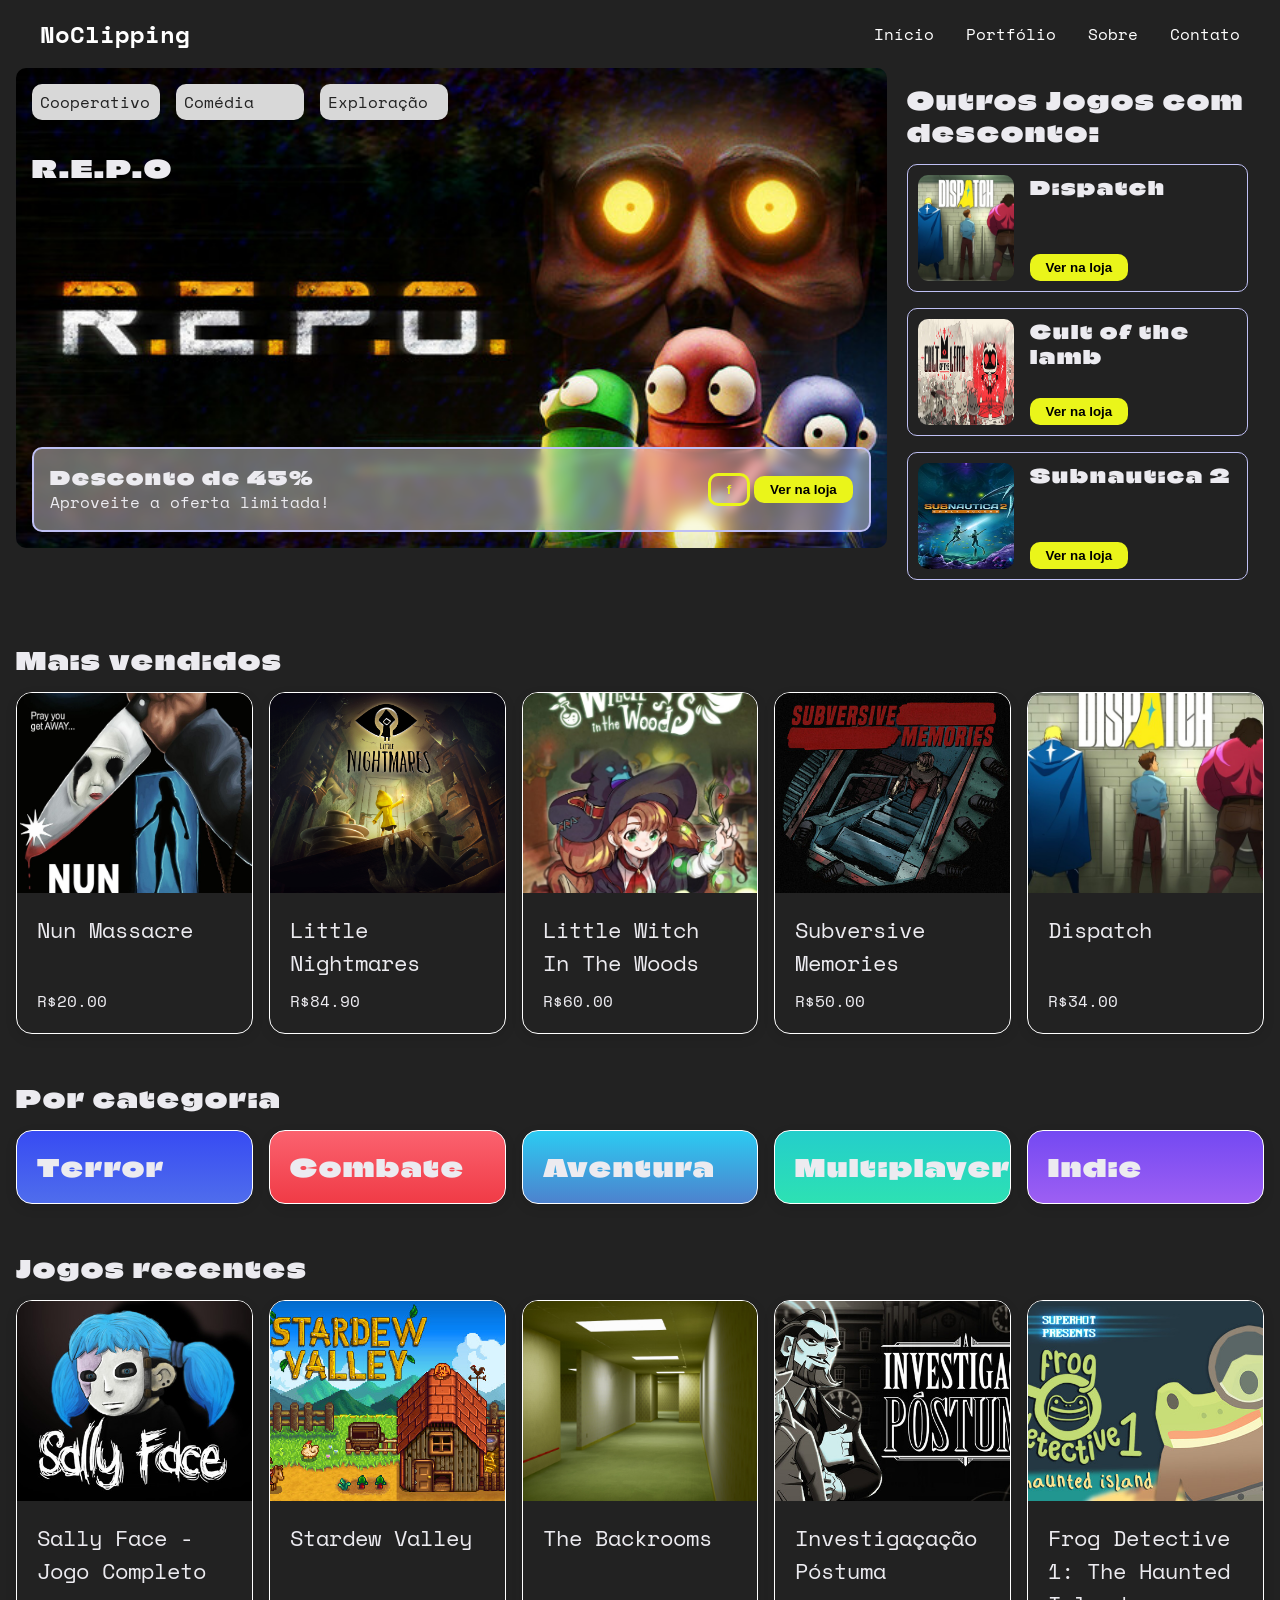
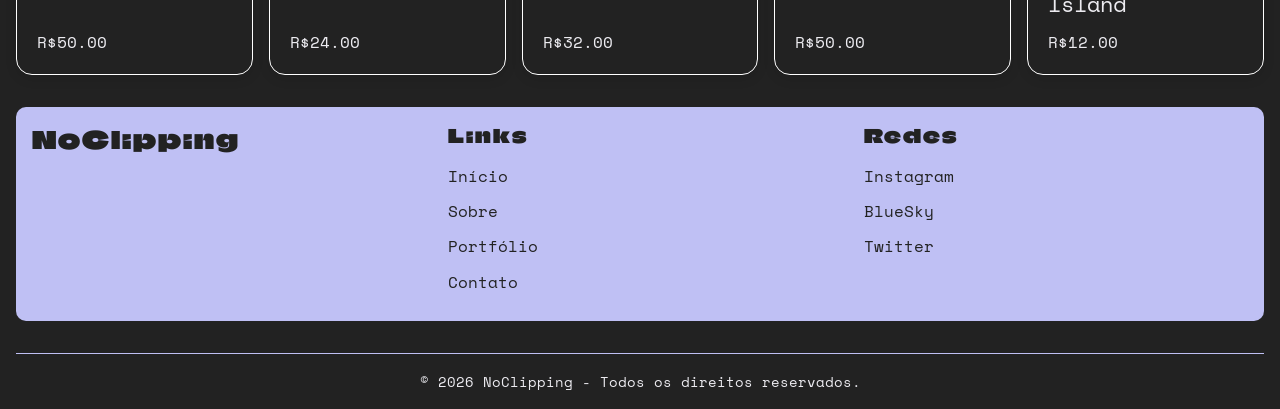
<file: index.html>
<!DOCTYPE html>
<html lang="pt-br">

<head>
  <meta charset="UTF-8" />
  <meta name="viewport" content="width=device-width, initial-scale=1.0" />
  <title>NoClipping | Início</title>
  <link rel="shortcut icon" type="imagex/png" href="../src/assets/favicon.png" />
  <!-- estilos -->
  <link rel="stylesheet" href="./src/style/global.css" />
  <link rel="stylesheet" href="./src/style/index.css" />

  <!-- fontes -->
  <link rel="preconnect" href="https://fonts.googleapis.com">
  <link rel="preconnect" href="https://fonts.gstatic.com" crossorigin>
  <link
    href="https://fonts.googleapis.com/css2?family=Climate+Crisis:YEAR@1979&family=DM+Sans:ital,opsz,wght@0,9..40,100..1000;1,9..40,100..1000&family=Space+Mono:ital,wght@0,400;0,700;1,400;1,700&display=swap"
    rel="stylesheet">
</head>

<body>
  <header>
    <nav class="navbar">
      <a href="#" class="logo">NoClipping</a>

      <ul class="nav-links" id="navLinks">
        <li><a href="/index.html">Início</a></li>
        <li><a href="./pages/portfolio.html">Portfólio</a></li>
        <li><a href="./pages/sobre.html">Sobre</a></li>
        <li><a href="./pages/contato.html">Contato</a></li>
      </ul>

      <div class="menu-btn" id="menuBtn">
        <span></span>
        <span></span>
        <span></span>
      </div>
    </nav>
  </header>
  <main>

    <section id="hero-section" class="flex-row">
      <div id="destaques-div" class="flex-col ">
        <div class="flex-col gap-4">
        <div id="destaques-tags-div">
          <div class="tag-div">
            <p>Cooperativo</p>
          </div>
          <div class="tag-div">
            <p>Comédia</p>
          </div>
          <div class="tag-div">
            <p>Exploração</p>
          </div>
        </div>
        <h2>R.E.P.O</h2>  
        </div>
        <div id="info-jogo" class="flex-row">
          <div>
            <h3>Desconto de 45%</h3>
            <p>Aproveite a oferta limitada!</p>
          </div>

          <div>
            <button class="btn-secondary">f</button>
            <button class="btn-default">Ver na loja</button>
          </div>
        </div>
      </div>
      <div id="destaques-lista-div" class="flex-col">
        <h2>Outros Jogos com desconto: </h2>
        <div class="destaques-items-div flex-row">
          <img src="./src/assets/jogosImg/dispatch.jpg" alt="Capa do jogo: Dispatch">
          <div class="flex-col justify-between v">
            <h3>Dispatch</h3>
            <button class="btn-default">Ver na loja</button>
          </div>
        </div>
        <div class="destaques-items-div flex-row">
          <img src="./src/assets/jogosImg/cultOfTheLamb.jpg" alt="Capa do jogo: Cult of the lamb">
          <div class="flex-col justify-between texto">
            <h3>Cult of the lamb</h3>
            <button class="btn-default">Ver na loja</button>
          </div>
        </div>
        <div class="destaques-items-div flex-row">
          <img src="./src/assets/jogosImg/subnautica2.jpg" alt="Capa do jogo: Subnautica 2">
          <div class="flex-col justify-between texto">
            <h3>Subnautica 2</h3>
            <button class="btn-default">Ver na loja</button>
          </div>
        </div>
      </div>
    </section>


    <section class="flex-col">
      <h2> Mais vendidos </h2>
      <div class="section-grid"> 
        <div class="card">
        <img src="./src/assets/jogosImg/nunMassacre.jpg" alt="Imagem do jogo Nun masacre">
        <div class="card-content">
          <p class="card-title">
           Nun Massacre
          </p>
          <p>R$20.00</p>
        </div>
      </div>

      <div class="card">
        <img src="./src/assets/jogosImg/littleNightmares.png" alt="Imagem do jogo Little nightmares">
        <div class="card-content">
          <p class="card-title">
           Little Nightmares
          </p>
          <p>R$84.90</p>
        </div>
      </div>

      <div class="card">
        <img src="./src/assets/jogosImg/littleWitchInTheWoods.jpg" alt="Imagem do jogo Little witch in the woods">
        <div class="card-content">
          <p class="card-title">
           Little Witch In The Woods
          </p>
          <p>R$60.00</p>
        </div>
      </div>

      <div class="card">
        <img src="./src/assets/jogosImg/subversiveMemories.jpg" alt="Imagem do jogos Subversive memories">
        <div class="card-content">
          <p class="card-title">
           Subversive Memories
          </p>
          <p>R$50.00</p>
        </div>
      </div>

      <div class="card">
        <img src="./src/assets/jogosImg/dispatch.jpg" alt="Imagem do jogo Dispatch">
        <div class="card-content">
          <p class="card-title">
           Dispatch
          </p>
          <p>R$34.00</p>
        </div>
      </div>
      </div>
    </section>

    <section class="flex-col">
      <h2> Por categoria </h2>
      <div class="section-grid"> 
        <div class="card card-terror">
        <div class="card-content">
          <h2>Terror</h2>
        </div>
      </div>

      <div class="card card-combate">
        <div class="card-content">
          <h2>Combate</h2>
        </div>
      </div>

      <div class="card card-aventura">
        <div class="card-content">
          <h2>Aventura</h2>
        </div>
      </div>

      <div class="card card-multiplayer">
        <div class="card-content">
          <h2>Multiplayer</h2>
        </div>
      </div>

      <div class="card card-indie">
        <div class="card-content">
          <h2>Indie</h2>
        </div>
      </div>
      </div>
    </section>
    <section class="flex-col">
      <h2> Jogos recentes </h2>
      <div class="section-grid"> 
        <div class="card">
        <img src="./src/assets/jogosImg/sallyFace.jpg" alt="Imagem do jogo Sally face">
        <div class="card-content">
          <p class="card-title">
           Sally Face - Jogo Completo
          </p>
          <p>R$50.00</p>
        </div>
      </div>

     <div class="card">
        <img src="./src/assets/jogosImg/stardewValley.jpg" alt="Imagem do jogo Stardew Valley">
        <div class="card-content">
          <p class="card-title">
           Stardew Valley
          </p>
          <p>R$24.00</p>
        </div>
      </div>

      <div class="card">
        <img src="./src/assets/jogosImg/theBackrooms.jpg" alt="Imagem do jogo The backrooms">
        <div class="card-content">
          <p class="card-title">
           The Backrooms
          </p>
          <p>R$32.00</p>
        </div>
      </div>

      <div class="card">
        <img src="./src/assets/jogosImg/investigacaoPostuma.jpg" alt="Imagem do jogos Investigação póstuma">
        <div class="card-content">
          <p class="card-title">
           Investigaçação Póstuma
          </p>
          <p>R$50.00</p>
        </div>
      </div>

      <div class="card">
        <img src="./src/assets/jogosImg/frogDetective.jpg" alt="Imagem do jogo Frog detective 1: The Haunted Island">
        <div class="card-content">
          <p class="card-title">
           Frog Detective 1: The Haunted Island
          </p>
          <p>R$12.00</p>
        </div>
      </div>
      </div>
    </section>

  </main>
  <footer class="footer">
    <div class="footer-container">
      <div class="footer-logo">
        <h2>NoClipping</h2>
      </div>

      <div class="footer-links">
        <h3>Links</h3>
        <ul>
          <li><a href="./index.html">Início</a></li>
          <li><a href="./pages/sobre.html">Sobre</a></li>
          <li><a href="./pages/portfolio.html">Portfólio</a></li>
          <li><a href="./pages/contato.html">Contato</a></li>
        </ul>
      </div>

      <div class="footer-social">
        <h3>Redes</h3>
        <ul>
          <li><a href="#">Instagram</a></li>
          <li><a href="#">BlueSky</a></li>
          <li><a href="#">Twitter</a></li>
        </ul>
      </div>
    </div>
    <div class="footer-bottom">
      <p>© 2026 NoClipping - Todos os direitos reservados.</p>
    </div>
  </footer>

  <script src="./src/js/script.js"></script>
</body>

</html>
</file>
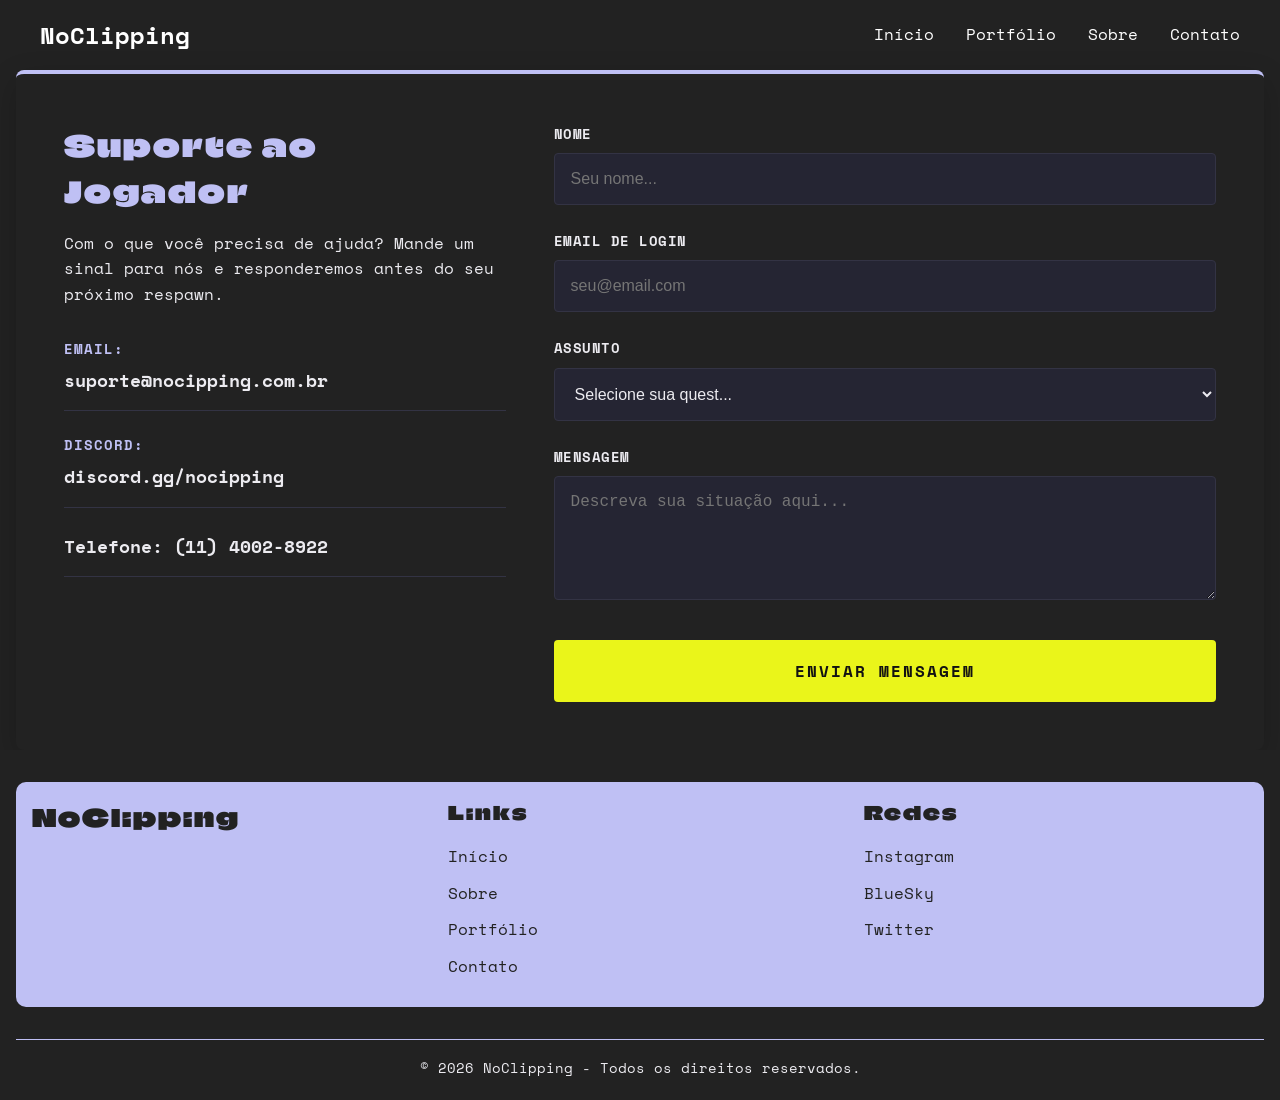
<file: pages/contato.html>
<!DOCTYPE html>
<html lang="pt-br">
<head>
    <meta charset="UTF-8">
    <meta name="viewport" content="width=device-width, initial-scale=1.0">
    <title>NoClipping | Contato</title>
    <link rel="shortcut icon" type="imagex/png" href="../src/assets/favicon.png">
    <link rel="stylesheet" href="../src/style/global.css" />
    <link rel="stylesheet" href="../src/style/contato.css" />

    <!-- fontes -->
  <link rel="preconnect" href="https://fonts.googleapis.com">
  <link rel="preconnect" href="https://fonts.gstatic.com" crossorigin>
  <link
    href="https://fonts.googleapis.com/css2?family=Climate+Crisis:YEAR@1979&family=DM+Sans:ital,opsz,wght@0,9..40,100..1000;1,9..40,100..1000&family=Space+Mono:ital,wght@0,400;0,700;1,400;1,700&display=swap"
    rel="stylesheet">
</head>
<body>
    <header>
      <nav class="navbar">
        <a href="#" class="logo">NoClipping</a>

        <ul class="nav-links" id="navLinks">
          <li><a href="../index.html">Início</a></li>
          <li><a href="./portfolio.html">Portfólio</a></li>
          <li><a href="./sobre.html">Sobre</a></li>
          <li><a href="./contato.html">Contato</a></li>
        </ul>

        <div class="menu-btn" id="menuBtn">
          <span></span>
          <span></span>
          <span></span>
        </div>
      </nav>
    </header>
    <main class="contact-container">
            <section class="contact-info">
                <h2>Suporte ao Jogador</h2>
                <p>Com o que você precisa de ajuda? Mande um sinal para nós e responderemos antes do seu próximo respawn.</p>
                
                <div class="info-item">
                    <strong>Email:</strong>
                    <span>suporte@nocipping.com.br</span>
                </div>
                <div class="info-item">
                    <strong>Discord:</strong>
                    <span>discord.gg/nocipping</span>
                </div>
                <div class="info-item">
                    <span>Telefone:</strong>
                    <span>(11) 4002-8922</span>
                </div>
            </section>

            <section class="contact-form-section">
                <form action="#" method="POST" class="contact-form">
                    <div class="input-group">
                        <label for="name">Nome</label>
                        <input type="text" id="name" name="name" placeholder="Seu nome..." required>
                    </div>

                    <div class="input-group">
                        <label for="email">Email de Login</label>
                        <input type="email" id="email" name="email" placeholder="seu@email.com" required>
                    </div>

                    <div class="input-group">
                        <label for="subject">Assunto</label>
                        <select id="subject" name="subject" required>
                            <option value="" disabled selected>Selecione sua quest...</option>
                            <option value="suporte">Suporte Técnico</option>
                            <option value="reembolso">Reembolsos & Devoluções</option>
                            <option value="parceria">Parcerias / Criadores de Conteúdo</option>
                            <option value="outros">Outros Assuntos</option>
                        </select>
                    </div>

                    <div class="input-group">
                        <label for="message">Mensagem</label>
                        <textarea id="message" name="message" rows="5" placeholder="Descreva sua situação aqui..." required></textarea>
                    </div>

                    <button type="submit" class="submit-btn"><strong>ENVIAR MENSAGEM</strong></button>
                </form>
            </section>
        </main>

    <footer class="footer">
      <div class="footer-container">
        <div class="footer-logo">
          <h2>NoClipping</h2>
        </div>

        <div class="footer-links">
          <h3>Links</h3>
          <ul>
            <li><a href="../index.html">Início</a></li>
            <li><a href="../sobre.html">Sobre</a></li>
            <li><a href="../portfolio.html">Portfólio</a></li>
            <li><a href="../contato.html">Contato</a></li>
          </ul>
        </div>

        <div class="footer-social">
          <h3>Redes</h3>
          <ul>
            <li><a href="#">Instagram</a></li>
            <li><a href="#">BlueSky</a></li>
            <li><a href="#">Twitter</a></li>
          </ul>
        </div>
      </div>

    </div>
      <div class="footer-bottom">
        <p>© 2026 NoClipping - Todos os direitos reservados.</p>
      </div>
    </footer>
    <script src="../src/js/script.js"></script>
</body>
</html>
</file>
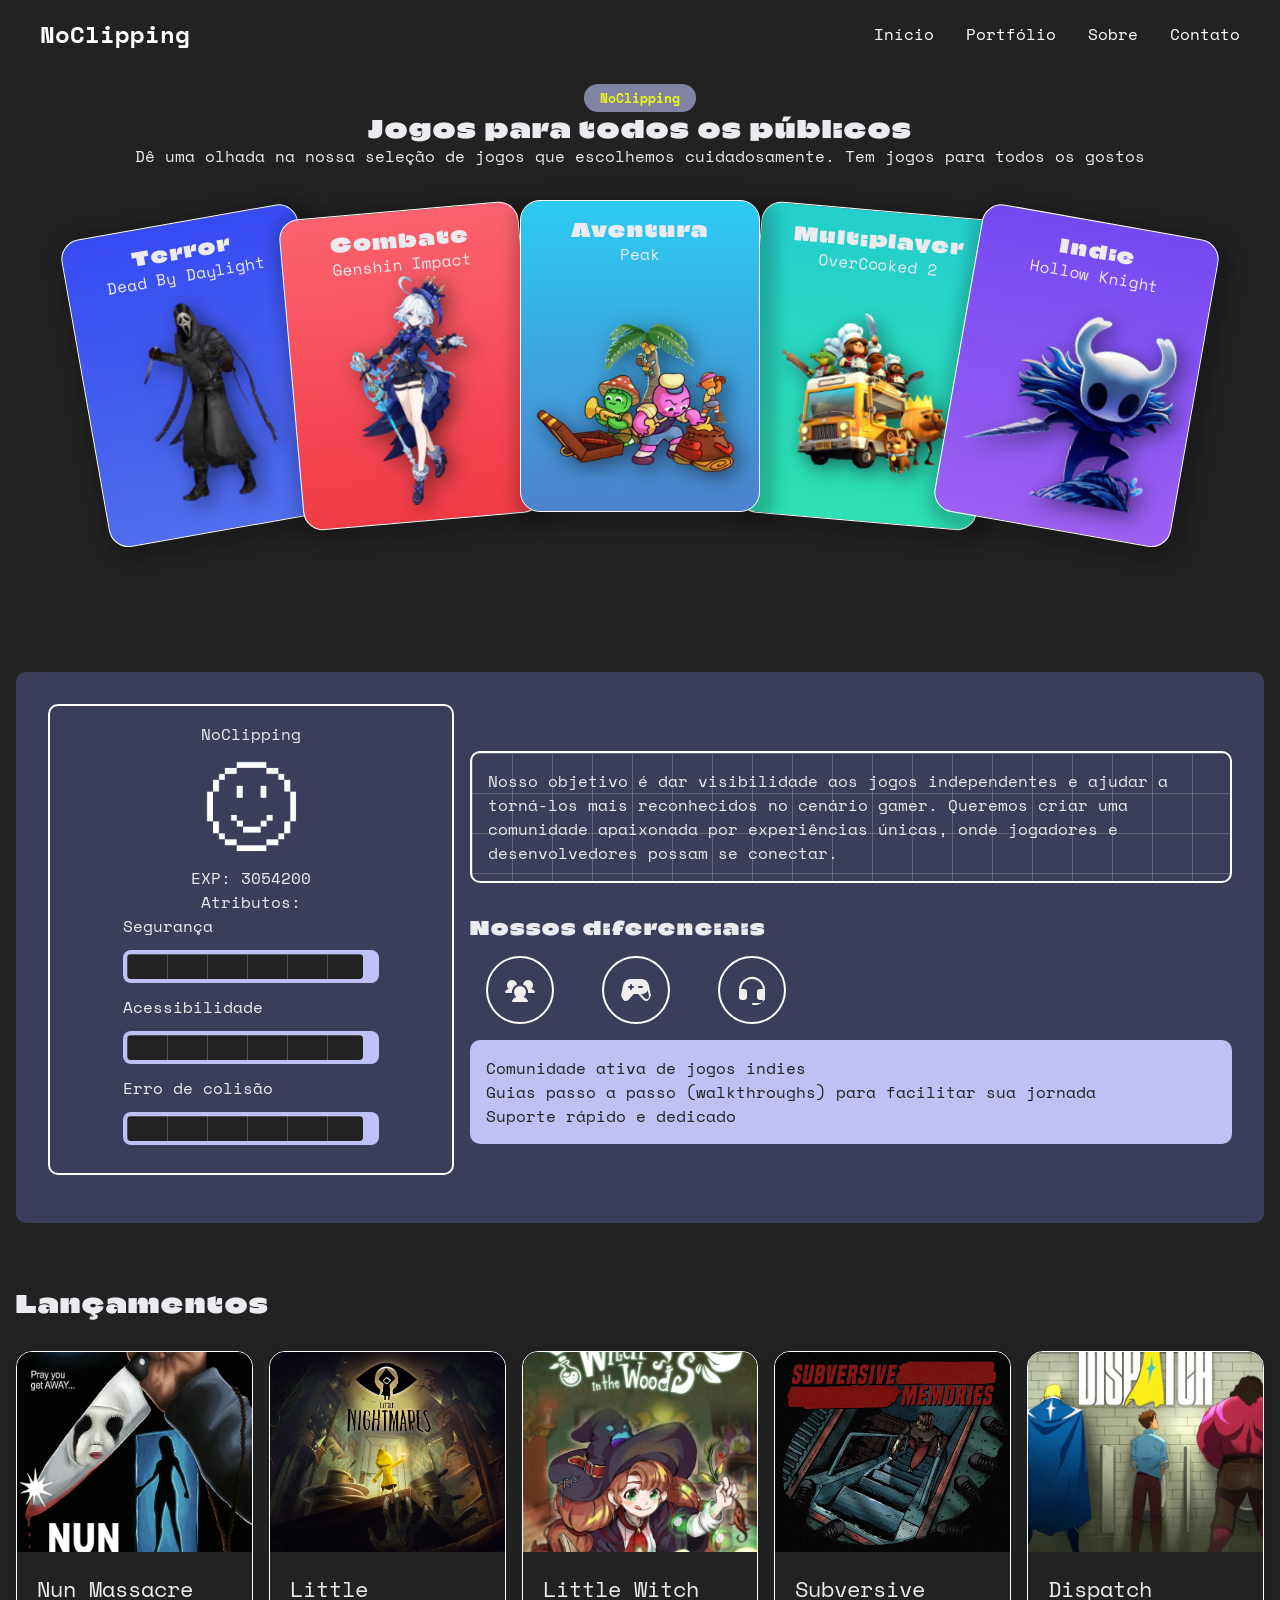
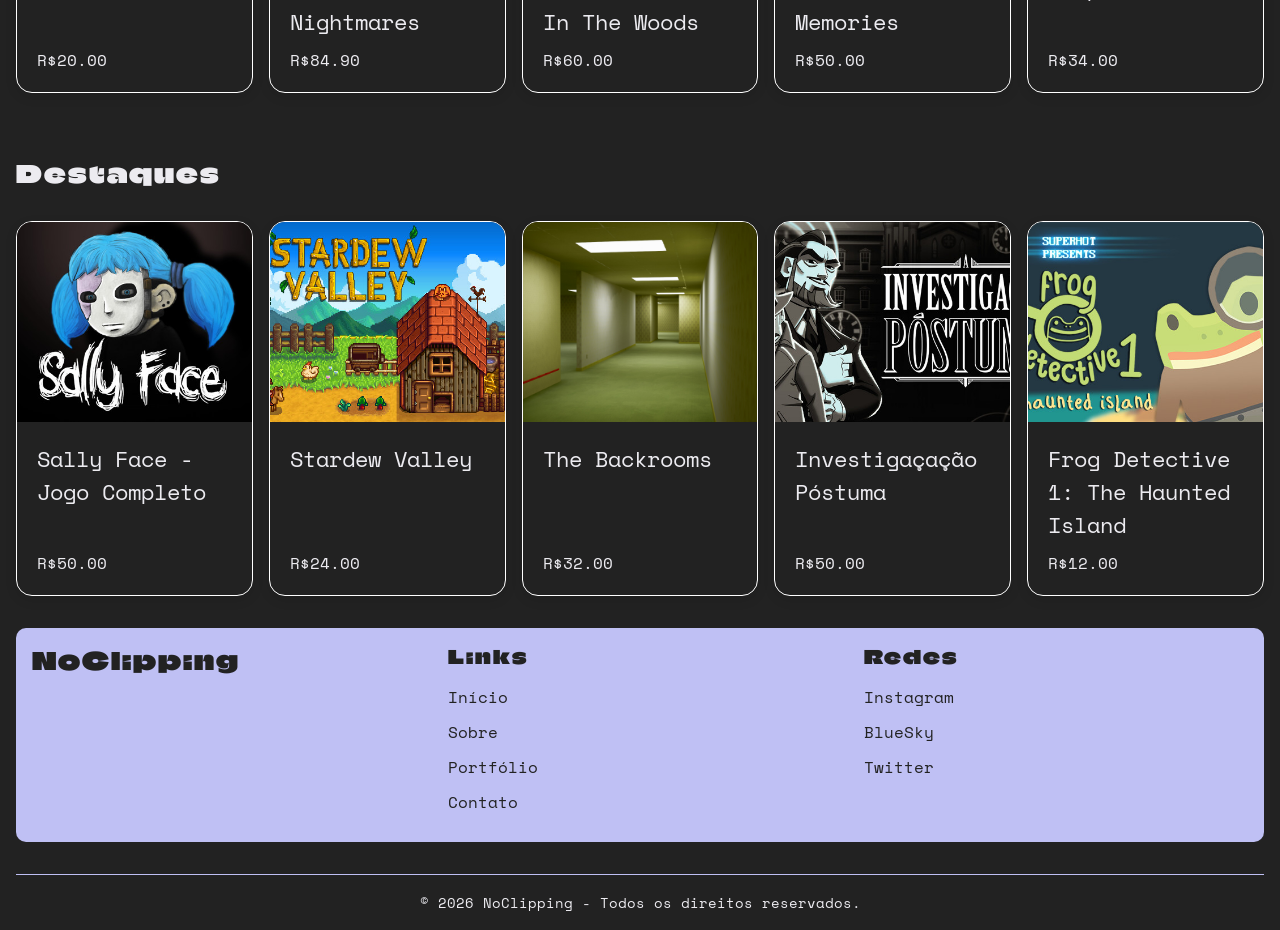
<file: pages/portfolio.html>
<!DOCTYPE html>
<html lang="pt-br">

<head>
  <meta charset="UTF-8">
  <meta name="viewport" content="width=device-width, initial-scale=1.0">
  <title>NoClipping | Portfólio</title>
  <link rel="shortcut icon" type="imagex/png" href="../src/assets/favicon.png">
  <link rel="stylesheet" href="../src/style/global.css" />
  <link rel="stylesheet" href="../src/style/portfolio.css" />
  <!-- fontes -->
  <link rel="preconnect" href="https://fonts.googleapis.com">
  <link rel="preconnect" href="https://fonts.gstatic.com" crossorigin>
  <link
    href="https://fonts.googleapis.com/css2?family=Climate+Crisis:YEAR@1979&family=DM+Sans:ital,opsz,wght@0,9..40,100..1000;1,9..40,100..1000&family=Space+Mono:ital,wght@0,400;0,700;1,400;1,700&display=swap"
    rel="stylesheet">
</head>

<body>
  <header>
    <nav class="navbar">
      <a href="#" class="logo">NoClipping</a>

      <ul class="nav-links" id="navLinks">
        <li><a href="../index.html">Início</a></li>
        <li><a href="./portfolio.html">Portfólio</a></li>
        <li><a href="./sobre.html">Sobre</a></li>
        <li><a href="./contato.html">Contato</a></li>
      </ul>

      <div class="menu-btn" id="menuBtn">
        <span></span>
        <span></span>
        <span></span>
      </div>
    </nav>
  </header>
  <main>

    <section id="cta" class="flex-col align-center">
      <div class="flex-col align-center">
        <small>NoClipping</small>
        <h1>Jogos para todos os públicos</h1>
        <p>Dê uma olhada na nossa seleção de jogos que escolhemos cuidadosamente. Tem jogos para todos os gostos</p>
      </div>

      <div id="stack-cards-row" class="align-center">
        <div id="card-categoria" class="flex-col card-terror">
          <h3 id="titulo-card-categoria">Terror</h3>
          <p id="nome-jogo-card">Dead By Daylight</p>
          <img src="../src/assets/personagens/ghostface.png" alt="Imagem do personagem Ghostface" id="img-personagem">
        </div>

        <div id="card-categoria" class="flex-col card-combate">
          <h3 id="titulo-card-categoria">Combate</h3>
          <p id="nome-jogo-card">Genshin Impact</p>
          <img src="../src/assets/personagens/furina.png" alt="Imagem da personagem Furina" id="img-personagem">
        </div>

        <div id="card-categoria" class="flex-col card-aventura">
          <h3 id="titulo-card-categoria">Aventura</h3>
          <p id="nome-jogo-card">Peak</p>
          <img src="../src/assets/personagens/peak.png" alt="Imagem dos personagens de Peak" id="img-personagem">
        </div>
        <div id="card-categoria" class="flex-col card-multiplayer">
          <h3 id="titulo-card-categoria">Multiplayer</h3>
          <p id="nome-jogo-card">OverCooked 2</p>
          <img src="../src/assets/personagens/overcooked.png" alt="Imagem do jogo Overcooked 2" id="img-personagem">
        </div>
        <div id="card-categoria" class="flex-col card-indie">
          <h3 id="titulo-card-categoria">Indie</h3>
          <p id="nome-jogo-card">Hollow Knight</p>
          <img src="../src/assets/personagens/hollowknight.png" alt="Imagem do personagem The Knight"
            id="img-personagem">
        </div>
      </div>
    </section>

    <section id="sobre-loja">
      
      <div id="inventario-sobre" class="flex-row align-center">
        <div id="noclipping-logo" class="flex-col align-center">
          <p>NoClipping</p>
          <img src="../src/assets/icones/noclipping.png" alt="Logo da NoClipping" id="logo">
          <p>EXP: 3054200</p>
          <p>Atributos:</p>
          <ul>
            <li>Segurança</li>
            <div class="level-bar">
              <div class="preenchimento-level-bar cem-porcento"></div>
            </div>
            <li>Acessibilidade</li>
            <div class="level-bar">
              <div class="preenchimento-level-bar cem-porcento"></div>
            </div>
            <li>Erro de colisão</li>
            <div class="level-bar">
              <div class="preenchimento-level-bar cem-porcento"></div>
            </div>
          </ul>
        </div>
        <div id="coluna-inventario" class="flex-col align-center ">
          <div id="sobre">
            <p>Nosso objetivo é dar visibilidade aos jogos independentes e ajudar a torná-los mais reconhecidos no
              cenário gamer. Queremos criar uma comunidade apaixonada por experiências únicas, onde jogadores e
              desenvolvedores possam se conectar.</p>
          </div>
          <div id="diferenciais">
            <h3>Nossos diferenciais</h3>
            <div id="icones-diferenciais" class="flex-row">
              <img src="../src/assets/icones/comunidade.svg" alt="" id="icone-img">
              <img src="../src/assets/icones/controle.svg" alt="" id="icone-img">
              <img src="../src/assets/icones/headset.svg" alt="" id="icone-img">
            </div>
            <div id="diferencial-texto">
              <ul>
                <li>Comunidade ativa de jogos indies</li>
                <li>Guias passo a passo (walkthroughs) para facilitar sua jornada</li>
                <li>Suporte rápido e dedicado</li>
              </ul>
            </div>
          </div>
        </div>

      </div>
    </section>

    <section class="flex-col">
      <h2> Lançamentos </h2>
      <div class="section-grid">
        <div class="card">
        <img src="../src/assets/jogosImg/nunMassacre.jpg" alt="Imagem do jogo Nun masacre">
        <div class="card-content">
          <p class="card-title">
           Nun Massacre
          </p>
          <p>R$20.00</p>
        </div>
      </div>

      <div class="card">
        <img src="../src/assets/jogosImg/littleNightmares.png" alt="Imagem do jogo Little nightmares">
        <div class="card-content">
          <p class="card-title">
           Little Nightmares
          </p>
          <p>R$84.90</p>
        </div>
      </div>

      <div class="card">
        <img src="../src/assets/jogosImg/littleWitchInTheWoods.jpg" alt="Imagem do jogo Little witch in the woods">
        <div class="card-content">
          <p class="card-title">
           Little Witch In The Woods
          </p>
          <p>R$60.00</p>
        </div>
      </div>

      <div class="card">
        <img src="../src/assets/jogosImg/subversiveMemories.jpg" alt="Imagem do jogos Subversive memories">
        <div class="card-content">
          <p class="card-title">
           Subversive Memories
          </p>
          <p>R$50.00</p>
        </div>
      </div>

      <div class="card">
        <img src="../src/assets/jogosImg/dispatch.jpg" alt="Imagem do jogo Dispatch">
        <div class="card-content">
          <p class="card-title">
           Dispatch
          </p>
          <p>R$34.00</p>
        </div>
      </div>
    </section>
    
    <section class="flex-col">
      <h2> Destaques </h2>
      <div class="section-grid">
         <div class="card">
        <img src="../src/assets/jogosImg/sallyFace.jpg" alt="Imagem do jogo Sally face">
        <div class="card-content">
          <p class="card-title">
           Sally Face - Jogo Completo
          </p>
          <p>R$50.00</p>
        </div>
      </div>

     <div class="card">
        <img src="../src/assets/jogosImg/stardewValley.jpg" alt="Imagem do jogo Stardew Valley">
        <div class="card-content">
          <p class="card-title">
           Stardew Valley
          </p>
          <p>R$24.00</p>
        </div>
      </div>

      <div class="card">
        <img src="../src/assets/jogosImg/theBackrooms.jpg" alt="Imagem do jogo The backrooms">
        <div class="card-content">
          <p class="card-title">
           The Backrooms
          </p>
          <p>R$32.00</p>
        </div>
      </div>

      <div class="card">
        <img src="../src/assets/jogosImg/investigacaoPostuma.jpg" alt="Imagem do jogos Investigação póstuma">
        <div class="card-content">
          <p class="card-title">
           Investigaçação Póstuma
          </p>
          <p>R$50.00</p>
        </div>
      </div>

      <div class="card">
        <img src="../src/assets/jogosImg/frogDetective.jpg" alt="Imagem do jogo Frog detective 1: The Haunted Island">
        <div class="card-content">
          <p class="card-title">
           Frog Detective 1: The Haunted Island
          </p>
          <p>R$12.00</p>
        </div>
      </div>
      </div>
    </section>

  </main>
  <footer class="footer">
    <div class="footer-container">
      <div class="footer-logo">
        <h2>NoClipping</h2>
      </div>

      <div class="footer-links">
        <h3>Links</h3>
        <ul>
          <li><a href="../index.html">Início</a></li>
          <li><a href="./sobre.html">Sobre</a></li>
          <li><a href="./portfolio.html">Portfólio</a></li>
          <li><a href="./contato.html">Contato</a></li>
        </ul>
      </div>

      <div class="footer-social">
        <h3>Redes</h3>
        <ul>
          <li><a href="#">Instagram</a></li>
          <li><a href="#">BlueSky</a></li>
          <li><a href="#">Twitter</a></li>
        </ul>
      </div>
    </div>

    <div class="footer-bottom">
      <p>© 2026 NoClipping - Todos os direitos reservados.</p>
    </div>
  </footer>
  <script src="../src/js/script.js"></script>
</body>

</html>
</file>
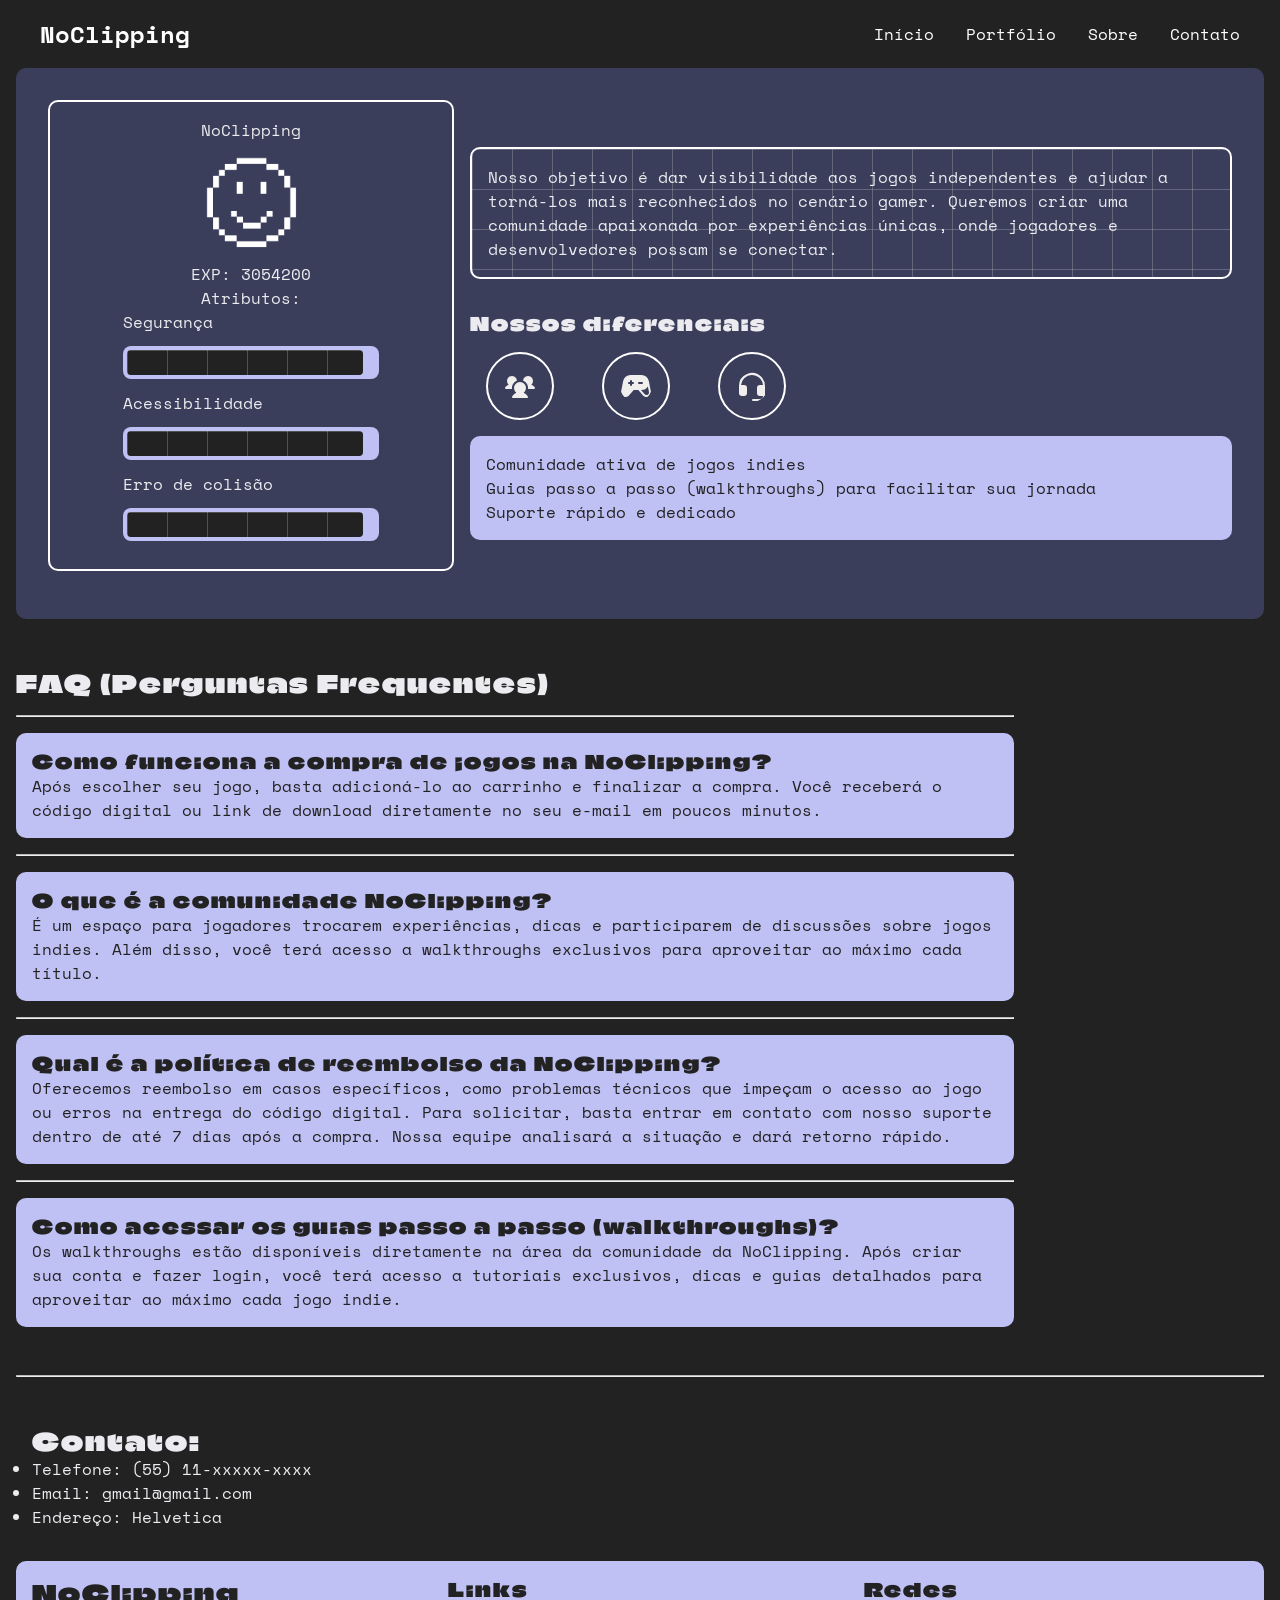
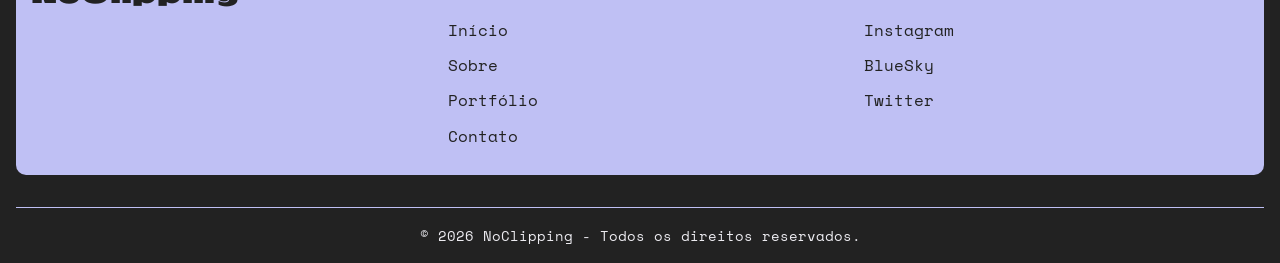
<file: pages/sobre.html>
<!DOCTYPE html>
<html lang="pt-br">
<head>
    <meta charset="UTF-8">
    <meta name="viewport" content="width=device-width, initial-scale=1.0">
    <title>NoClipping | Sobre</title>
    <link rel="shortcut icon" type="imagex/png" href="../src/assets/favicon.png">
    <link rel="stylesheet" href="../src/style/global.css" />
    <link rel="stylesheet" href="../src/style/sobre.css" />

    <!-- fontes -->
  <link rel="preconnect" href="https://fonts.googleapis.com">
  <link rel="preconnect" href="https://fonts.gstatic.com" crossorigin>
  <link
    href="https://fonts.googleapis.com/css2?family=Climate+Crisis:YEAR@1979&family=DM+Sans:ital,opsz,wght@0,9..40,100..1000;1,9..40,100..1000&family=Space+Mono:ital,wght@0,400;0,700;1,400;1,700&display=swap"
    rel="stylesheet">
</head>
<body>
    <header>
      <nav class="navbar">
        <a href="#" class="logo">NoClipping</a>

        <ul class="nav-links" id="navLinks">
          <li><a href="../index.html">Início</a></li>
          <li><a href="./portfolio.html">Portfólio</a></li>
          <li><a href="./sobre.html">Sobre</a></li>
          <li><a href="./contato.html">Contato</a></li>
        </ul>

        <div class="menu-btn" id="menuBtn">
          <span></span>
          <span></span>
          <span></span>
        </div>
      </nav>
    </header>

    <main>
      
      <section id="sobre-loja">
      
      <div id="inventario-sobre" class="flex-row align-center">
        <div id="noclipping-logo" class="flex-col align-center">
          <p>NoClipping</p>
          <img src="../src/assets/icones/noclipping.png" alt="Logo da NoClipping" id="logo">
          <p>EXP: 3054200</p>
          <p>Atributos:</p>
          <ul>
            <li>Segurança</li>
            <div class="level-bar">
              <div class="preenchimento-level-bar cem-porcento"></div>
            </div>
            <li>Acessibilidade</li>
            <div class="level-bar">
              <div class="preenchimento-level-bar cem-porcento"></div>
            </div>
            <li>Erro de colisão</li>
            <div class="level-bar">
              <div class="preenchimento-level-bar cem-porcento"></div>
            </div>
          </ul>
        </div>
        <div id="coluna-inventario" class="flex-col align-center ">
          <div id="sobre">
            <p>Nosso objetivo é dar visibilidade aos jogos independentes e ajudar a torná-los mais reconhecidos no
              cenário gamer. Queremos criar uma comunidade apaixonada por experiências únicas, onde jogadores e
              desenvolvedores possam se conectar.</p>
          </div>
          <div id="diferenciais">
            <h3>Nossos diferenciais</h3>
            <div id="icones-diferenciais" class="flex-row">
              <img src="../src/assets/icones/comunidade.svg" alt="" id="icone-img">
              <img src="../src/assets/icones/controle.svg" alt="" id="icone-img">
              <img src="../src/assets/icones/headset.svg" alt="" id="icone-img">
            </div>
            <div id="diferencial-texto">
              <ul>
                <li>Comunidade ativa de jogos indies</li>
                <li>Guias passo a passo (walkthroughs) para facilitar sua jornada</li>
                <li>Suporte rápido e dedicado</li>
              </ul>
            </div>
          </div>
        </div>

      </div>
    </section>
      
      <section id="faq" class="flex-col">
        <h2>FAQ (Perguntas Frequentes)</h2>
        <hr class="separador">
        <div class="box-pergunta">
          <h3 class="titulo-pergunta">Como funciona a compra de jogos na NoClipping?  </h3>
          <p class="texto-pergunta">Após escolher seu jogo, basta adicioná-lo ao carrinho e finalizar a compra. Você receberá o código digital ou link de download diretamente no seu e-mail em poucos minutos.</p>
        </div>
        <hr class="separador">
        <div class="box-pergunta">
          <h3 class="titulo-pergunta">O que é a comunidade NoClipping? </h3>
          <p class="texto-pergunta">É um espaço para jogadores trocarem experiências, dicas e participarem de discussões sobre jogos indies. Além disso, você terá acesso a walkthroughs exclusivos para aproveitar ao máximo cada título.</p>
        </div>
        <hr class="separador">
        <div class="box-pergunta">
          <h3 class="titulo-pergunta">Qual é a política de reembolso da NoClipping?  </h3>
          <p class="texto-pergunta">Oferecemos reembolso em casos específicos, como problemas técnicos que impeçam o acesso ao jogo ou erros na entrega do código digital. Para solicitar, basta entrar em contato com nosso suporte dentro de até 7 dias após a compra. Nossa equipe analisará a situação e dará retorno rápido.</p>
        </div>
        <hr class="separador">
        <div class="box-pergunta">
          <h3 class="titulo-pergunta">Como acessar os guias passo a passo (walkthroughs)?  </h3>
          <p class="texto-pergunta">Os walkthroughs estão disponíveis diretamente na área da comunidade da NoClipping. Após criar sua conta e fazer login, você terá acesso a tutoriais exclusivos, dicas e guias detalhados para aproveitar ao máximo cada jogo indie. </p>
        </div>
      </section>

      <hr class="separador">
      <section id="contato">
        <h2>Contato:</h2>
        <ul>
          <li>Telefone: (55) 11-xxxxx-xxxx</li>
          <li>Email: gmail@gmail.com</li>
          <li>Endereço: Helvetica</li>
        </ul>
      </section>

    </main>

    <footer class="footer">
      <div class="footer-container">
        <div class="footer-logo">
          <h2>NoClipping</h2>
        </div>

        <div class="footer-links">
          <h3>Links</h3>
          <ul>
            <li><a href="../index.html">Início</a></li>
            <li><a href="./sobre.html">Sobre</a></li>
            <li><a href="./portfolio.html">Portfólio</a></li>
            <li><a href="./contato.html">Contato</a></li>
          </ul>
        </div>

        <div class="footer-social">
          <h3>Redes</h3>
          <ul>
            <li><a href="#">Instagram</a></li>
            <li><a href="#">BlueSky</a></li>
            <li><a href="#">Twitter</a></li>
          </ul>
        </div>
      </div>

      <div class="footer-bottom">
        <p>© 2026 NoClipping - Todos os direitos reservados.</p>
      </div>
    </footer>
    <script src="../src/js/script.js"></script>
</body>
</html>
</file>
<file: src/style/global.css>
:root {
  --roxo: #bfc0f4;
  --roxo-300: #bfc0f49d;
  --verde: #eaf51a;
  --preto: #222222;
  --text-color: #ecebf0;
  --branco:#fff;
  --cinza: #d8d8d8;

  --bg-color: #222222;

  --border-radius-sm: 10px;
  --border-radius-md: 20px;
}

.light-mode{
  /* light-mode */
  --bg-color: #ecebf0;
  --text-color: #000;
}

.flex-row {
  display: flex;
  flex-direction: row;
}

.flex-col {
  display: flex;
  flex-direction: column;
}

.gap-4{
  gap: 1rem;
}

.justify-between {
  justify-content: space-between;
}

* {
  margin: 0;
  padding: 0;
  box-sizing: border-box;
}

h1,
h2,
h3 {
  font-family: "Climate Crisis", sans-serif;
  font-optical-sizing: auto;
  font-weight: 100;
  font-style: normal;
  letter-spacing: 2px;
  font-variation-settings:
    "YEAR" 1979;
}

p,
small,
span,
a,
li {
  font-family: "Space Mono", monospace;
  font-weight: 400;
  font-style: normal;
}

strong, label{
  font-family: "Space Mono", monospace;
  font-weight: 600;
  font-style: normal;
}

body {
  background: var(--bg-color);
  transition: all 0.8s;
}

main {
  margin: 0 1rem;
  display: flex;
  flex-direction: column;
  gap: 3rem;
}

/* navbar */

header {
  background: var(--bg-color);
  padding: 1rem 2rem;
}

.navbar {
  display: flex;
  justify-content: space-between;
  align-items: center;
  max-width: 1200px;
  margin: 0 auto;
}

.logo {
  color: white;
  font-size: 1.5rem;
  font-weight: bold;
  text-decoration: none;
}

.nav-links {
  display: flex;
  list-style: none;
  gap: 2rem;
}

.nav-links a {
  color: white;
  text-decoration: none;
  transition: 0.3s;
}

.nav-links a:hover {
  color: var(--verde);
}

.menu-btn {
  display: none;
  flex-direction: column;
  cursor: pointer;
  gap: 5px;
}

.menu-btn span {
  width: 25px;
  height: 3px;
  background: var(--branco);
  border-radius: 5px;
}

.btn-default {
  background-color: var(--verde);
  padding: 6px 1rem;
  border-radius: var(--border-radius-sm);
  border: none;
  width: fit-content;
  font-weight: bold;
}

.btn-secondary {
  background-color: transparent;
  padding: 6px 1rem;
  border-radius: var(--border-radius-sm);
  border: solid 3px var(--verde);
  width: fit-content;
  font-weight: bold;
  color: var(--verde);
}

.card {
  width: 100%;
  max-width: 100%;
  background: var(--bg-color);
  border-radius: 16px;
  overflow: hidden;
  box-shadow: 0 4px 12px rgba(0, 0, 0, 0.1);
  transition: 0.3s ease;
  border: solid 1px var(--branco);
  display: flex;
  flex-direction: column;
  height: 100%;
}

.card:hover {
  transform: translateY(-5px);
}

.card img {
  width: 100%;
  height: 200px;
  object-fit: cover;
}

.card-content {
  padding: 20px;
  display: flex;
  flex-direction: column;
  flex: 1;
  justify-content: space-between;
}

.card-title {
  font-size: 1.4rem;
  margin-bottom: 10px;
  color: var(--text-color);
}

.card-text {
  font-size: 0.95rem;
  color: var(--text-color);
  margin-bottom: 20px;
  line-height: 1.5;
}

.align-center{
  justify-content: center;
  align-items: center;
}

/* footer */
.footer {
  background: var(--bg-color);
  color: white;
  padding: 2rem 1rem 1rem;
}

.footer-container {
  padding: 1rem;
  border-radius: var(--border-radius-sm);
  max-width: 100%;
  margin: 0;
  display: grid;
  grid-template-columns: repeat(auto-fit, minmax(220px, 1fr));
  gap: 2rem;
  background-color: var(--roxo);
  color: var(--text-color);
}

#img-pixel-art{
  width: 100%;
  height: auto;
  border-radius: var(--border-radius-sm);
}

#icones{
  overflow-x: hidden; 
  gap: 1rem;
}

.icone{
  margin: 8px 0;
  width: 6rem;
  min-width: 6rem;
  max-width: 6rem;
  height: 6rem;
  background-color: var(--roxo);
  border-radius: var(--border-radius-sm);
}

.footer h2,
.footer h3 {
  margin-bottom: 1rem;
  color: var(--preto);
}

.footer p {
  color: var(--text-color);
  line-height: 1.6;
}

.footer ul {
  list-style: none;  
}

.footer ul li {
  margin-bottom: 0.7rem;
}

.footer a {
  color: var(--bg-color);
  text-decoration: none;
  transition: 0.3s;
}

.footer a:hover {
  color: var(--verde);
}

.footer-bottom {
  border-top: 1px solid var(--roxo);
  margin-top: 2rem;
  padding-top: 1rem;
  text-align: center;
  color: var(--text-color);
  font-size: 0.9rem;
}


/* Mobile */
@media (max-width: 768px) {
  .menu-btn {
    display: flex;
  }

  .open span:nth-child(1) {
    transform: rotate(45deg) translate(1px, 2px);
  }

  .open span:nth-child(2) {
    opacity: 0;
  }

  .open span:nth-child(3) {
    transform: rotate(-45deg) translate(10px, -10px);
  }

  .nav-links {
    position: absolute;
    top: 70px;
    right: 0;
    background: var(--bg-color);
    width: 100%;
    flex-direction: column;
    align-items: center;
    padding: 2rem 0;
    gap: 1.5rem;

    display: none;
  }

  .nav-links.active {
    display: flex;
  }

  .footer {
    text-align: center;
    padding: 2rem 1rem 0rem;
  }
}

@media (max-width: 480px) {
  .card-title {
    font-size: 1.2rem;
  }

  .card-text {
    font-size: 0.9rem;
  }
}
</file>
<file: src/style/index.css>
#hero-section {
    gap: 4px;
    color: var(--text-color)
}

#destaques-div {
    width: 70%;
    height: 30rem;
    padding: 1rem;
    background-color: var(--roxo);
    background-image: url('../assets/jogosImg/repo.jpg');
    background-size: cover;
    background-repeat: no-repeat;
    justify-content: space-between;
    border-radius: var(--border-radius-sm);
}

#destaques-lista-div {
    gap: 1rem;
}

#destaques-lista-div {
    width: 30%;
    padding: 1rem;
}

#destaques-tags-div{
    display: grid;
    grid-template-columns: repeat(auto-fit, 8rem);
    gap: 1rem;
    margin-bottom: 1rem;
}

.tag-div{
    background-color: var(--cinza);
    padding: 6px 8px;
    color: var(--preto);
    border-radius: var(--border-radius-sm);
    font-weight: bold;
}

#info-jogo {
    padding: 1rem;
    gap: 1rem;
    background-color: rgba(255, 255, 255, 0.4);
    -webkit-backdrop-filter: blur(5px);
    backdrop-filter: blur(5px);
    justify-content: space-between;
    border-radius: var(--border-radius-sm);
    border: solid 2px var(--roxo);
    align-items: center;
}

.destaques-items-div {
    border: solid 1px var(--roxo);
    height: 8rem;
    padding: 10px;
    border-radius: var(--border-radius-sm);
    gap: 1rem;
}

.destaques-items-div img {
    width: 30%;
    height: 100%;
    border-radius: var(--border-radius-sm);
}

section{
    align-items: start;
    color: var(--text-color);
    gap: 1rem;
}

.section-grid{
    width: 100%;
    gap: 1rem;
    display: grid;
    grid-template-columns: repeat(auto-fit, minmax(200px, 1fr));
    align-items: center;
    justify-content: center;
}

.card-terror {
    background-image: linear-gradient(#374BF3, #4f6dec);
}

.card-combate {
    background-image: linear-gradient(#fb626f, #f03b46);
}

.card-aventura {
    background-image: linear-gradient(#2CCBF2, #4D82CE);
}

.card-multiplayer {
    background-image: linear-gradient(#24CECB, #2de1b3);
}

.card-indie {
    background-image: linear-gradient(#7449F2, #9d5ff3);
}

@media (max-width: 768px) {
    #hero-section {
        flex-direction: column;
    }
    #destaques-div {
        width: 100%;
    }
    .texto {
        word-break: break-all;  
    }
    #destaques-lista-div {
        width: 100%;
    }
}

@media (max-width: 480px) {
    .destaques-items-div {
        flex-direction: column;
        height: auto; 
        word-break: break-all;  
    }

    #info-jogo {
        flex-direction: column;
    }
}
</file>
<file: src/style/contato.css>
/* :root {
   
    --neon-yellow: #eaf51a;
    --neon-purple: #bfc0f4;
    
  
    --bg-color: #0f0f13;
    --surface-color: #1a1a24;
    --text-primary: #f0f0f0;
    --text-secondary: #a0a0b5;
    --input-bg: #252533;
    --border-color: #333344;
    
   
    --accent-color: var(--neon-yellow);
    --accent-hover: #c4d015;
    --text-accent: var(--neon-yellow);
} */

* {
    margin: 0;
    padding: 0;
    box-sizing: border-box;
}

body {
    background-color: var(--bg-color);
    color: var(--text-color);
    line-height: 1.6;
    transition: background-color 0.3s, color 0.3s;
}

.contact-wrapper {
    max-width: 1000px;
    margin: 0 auto;
    padding: 2rem;
}

/* =========================================
   CABEÇALHO
   ========================================= */
.store-header {
    text-align: center;
    margin-bottom: 3rem;
    padding-top: 2rem;
}

.store-header h1 {
    font-size: 3rem;
    letter-spacing: -1px;
    color: var(--text-color);
}

.store-header .highlight {
    color: var(--roxo);
}

.store-header p {
    color: var(--text-color);
    font-size: 1.1rem;
    margin-top: 0.5rem;
}

.contact-container {
    display: grid;
    grid-template-columns: 1fr 1.5fr;
    gap: 3rem;
    padding: 3rem;
    border-radius: 8px;
    border-top: 4px solid #bfc0f4;
    box-shadow: 0 10px 30px rgba(0, 0, 0, 0.2);
}

/* =========================================
   INFORMAÇÕES DE CONTATO
   ========================================= */
.contact-info h2 {
    font-size: 1.8rem;
    margin-bottom: 1rem;
    color: #bfc0f4;
}

.contact-info p {
    color: var(--text-color);
    margin-bottom: 2rem;
}

.info-item {
    margin-bottom: 1.5rem;
    padding-bottom: 1rem;
    border-bottom: 1px solid #333344;
}

.info-item strong {
    display: block;
    color: #bfc0f4;
    text-transform: uppercase;
    font-size: 0.85rem;
    letter-spacing: 1px;
    margin-bottom: 0.3rem;
}

.info-item span {
    font-size: 1.1rem;
    font-family: "Space Mono", monospace;
    font-weight: 600;
    font-style: normal;
}

/* =========================================
   FORMULÁRIO
   ========================================= */
.contact-form {
    display: flex;
    flex-direction: column;
    gap: 1.5rem;
}

.input-group {
    display: flex;
    flex-direction: column;
    gap: 0.5rem;
}

.input-group label {
    font-size: 0.9rem;
    font-weight: 600;
    color: var(--text-color);
    text-transform: uppercase;
    letter-spacing: 0.5px;
}

.input-group input,
.input-group select,
.input-group textarea {
    width: 100%;
    padding: 1rem;
    background-color: #252533;
    border: 1px solid #333344;
    color: var(--text-color);
    border-radius: 4px;
    font-size: 1rem;
    transition: all 0.3s ease;
    outline: none;
}

.input-group input:focus,
.input-group select:focus,
.input-group textarea:focus {
    border-color: var(--verde);
    box-shadow: 0 0 10px rgba(234, 245, 26, 0.15); 
}

.submit-btn {
    margin-top: 1rem;
    padding: 1.2rem;
    background-color: var(--verde);
    color: #121212; 
    border: none;
    border-radius: 4px;
    font-size: 1rem;
    font-weight: bold;
    text-transform: uppercase;
    letter-spacing: 2px;
    cursor: pointer;
    transition: all 0.3s ease;
}

.submit-btn:hover {
    background-color: var(--verde);
    box-shadow: 0 0 20px rgba(234, 245, 26, 0.4); 
    transform: translateY(-2px);
}

@media (max-width: 768px) {
    .contact-container {
        grid-template-columns: 1fr;
        padding: 2rem;
    }
    
    .store-header h1 {
        font-size: 2.5rem;
    }
}
</file>
<file: src/style/portfolio.css>
#cta {
    color: var(--text-color);
    gap: 2rem;
    margin-bottom: 6rem;

    align-items: center;
    text-align: center;
    width: 100%;
}

small {
    background-color: var(--roxo-300);
    padding: 4px 1rem;
    border-radius: var(--border-radius-md);
    color: var(--verde);
    font-weight: 600;
}

.card-terror {
    background-image: linear-gradient(#374BF3, #4f6dec);
    transform: rotate(-10deg) translateY(20px);
    margin-right: -30px;
}

.card-combate {
    background-image: linear-gradient(#fb626f, #f03b46);
    transform: rotate(-5deg) translateY(10px);
    margin-right: -10px;
}

.card-aventura {
    background-image: linear-gradient(#2CCBF2, #4D82CE);
    transform: translateY(0);
    z-index: 10;
}

.card-multiplayer {
    background-image: linear-gradient(#24CECB, #2de1b3);
    transform: rotate(5deg) translateY(10px);
    margin-left: -10px;
}

.card-indie {
    background-image: linear-gradient(#7449F2, #9d5ff3);
    transform: rotate(10deg) translateY(20px);
    margin-left: -30px;
}


#card-categoria {
    padding: 1rem;
    border-radius: var(--border-radius-md);
    border: 1px solid var(--branco);
    min-width: 240px;
    max-width: 300px;
    width: 10rem;
    gap: -30px;
    transition: transform 0.3s ease, box-shadow 0.3s ease;
    cursor: pointer;
    box-shadow: 5px 5px 15px 11px rgba(0, 0, 0, 0.20);
}

#card-categoria:hover {
    transform: scale(1.1);
    box-shadow: 0 10px 30px rgba(255, 255, 255, 0.2);
    z-index: 10;
}

#img-personagem {
    width: 100%;
    height: auto;
    filter: drop-shadow(5px 5px 10px rgba(0, 0, 0, 0.5));
}

#stack-cards-row {
    display: flex;
    flex-direction: row;
}

section {
    margin-top: 1rem;
    align-items: start;
    color: var(--text-color);
    gap: 1rem;
}

.section-grid {
    margin-top: 1rem;
    width: 100%;
    gap: 1rem;
    display: grid;
    grid-template-columns: repeat(auto-fit, minmax(200px, 1fr));
    align-items: center;
    justify-content: center;
}

#inventario-sobre {
    background-color: #3B3E5B;
    padding: 2rem;
    border-radius: var(--border-radius-sm);
    gap: 1rem;
}

#noclipping-logo {
    border: solid 2px var(--branco);
    width: 100%;
    padding: 1rem;
    border-radius: var(--border-radius-sm);
    margin-bottom: 1rem;
}

#noclipping-logo ul {
    list-style: none;
}

#noclipping-logo img {
    height: 100%;
    width: 6rem;
}

#sobre {
    border: solid 2px var(--branco);
    border-radius: var(--border-radius-sm);
    padding: 1rem;
    background-image:
        linear-gradient(to right, #cccccc48 1px, transparent 1px),
        linear-gradient(to bottom, #cccccc48 1px, transparent 1px);
    background-size: 40px 40px;
}

#coluna-inventario {
    gap: 2rem;
}

.level-bar {
    display: flex;
    gap: 4px;
    background: var(--roxo);
    padding: 4px;
    border-radius: 8px;
    width: 16rem;
    margin: 12px 0;
}

.preenchimento-level-bar {
    width: 100%;
    height: 25px;
    background: var(--preto);
    border-radius: 4px;
    background-image:
        linear-gradient(to right, #cccccc48 1px, transparent 1px),
        linear-gradient(to bottom, #cccccc48 1px, transparent 1px);
    background-size: 40px 40px;
}

.cem-porcento {
    width: 95%;
}

#diferenciais {
    width: 100%;
}

#icones-diferenciais {
    gap: 1rem;
}

#icone-img {
    padding: 1rem;
    border: solid 2px var(--branco);
    border-radius: 50%;
    margin: 1rem;
}

#diferencial-texto {
    background-color: var(--roxo);
    padding: 1rem;
    border-radius: var(--border-radius-sm);
    color: var(--preto);
}

#diferencial-texto ul{
    list-style: none;
}

@media (max-width: 768px) {
    #stack-cards-row {
        height: fit-content;
        gap: 10px;
        width: 100%;
        display: grid;
        grid-template-columns: repeat(auto-fit, minmax(200px, 1fr));
        align-items: center;
        justify-content: center;
    }
    #card-categoria {
        box-shadow: none;
    }
    .card-terror {
        transform: translateY(0);
        margin-right: 0;
    }

    .card-combate {
        transform: translateY(0);
        margin-right: 0;
    }

    .card-aventura {
        transform: translateY(0);
        z-index: 10;
    }

    .card-multiplayer {
        transform: translateY(0);
        margin-left: 0;
    }

    .card-indie {
        transform: translateY(0);
        margin-left: 0;
    }

    #inventario-sobre {
        flex-direction: column;
    }
}
</file>
<file: src/style/sobre.css>
#sobre-section,
#contato {
    color: var(--text-color);
    width: 100%;
    gap: 4px;
}

#contato {
    margin-left: 1rem;
}

.separador {
    border-top: 1px solid #bbb;
}

#faq {
    gap: 1rem;
    width: 100%;
    color: var(--text-color);
}

.box-pergunta {
    padding: 1rem 1rem;
    color: var(--preto);
    background-color: var(--roxo);
    border-radius: var(--border-radius-sm);
    width: 80%;
}

#faq hr{
    width: 80%;
}

#inventario-sobre {
    color: var(--text-color);
    background-color: #3B3E5B;
    padding: 2rem;
    border-radius: var(--border-radius-sm);
    gap: 1rem;
}

#noclipping-logo {
    border: solid 2px var(--branco);
    width: 100%;
    padding: 1rem;
    border-radius: var(--border-radius-sm);
    margin-bottom: 1rem;
}

#noclipping-logo ul {
    list-style: none;
}

#noclipping-logo img {
    height: 100%;
    width: 6rem;
}

#sobre {
    border: solid 2px var(--branco);
    border-radius: var(--border-radius-sm);
    padding: 1rem;
    background-image:
        linear-gradient(to right, #cccccc48 1px, transparent 1px),
        linear-gradient(to bottom, #cccccc48 1px, transparent 1px);
    background-size: 40px 40px;
}

#coluna-inventario {
    gap: 2rem;
}

.level-bar {
    display: flex;
    gap: 4px;
    background: var(--roxo);
    padding: 4px;
    border-radius: 8px;
    width: 16rem;
    margin: 12px 0;
}

.preenchimento-level-bar {
    width: 100%;
    height: 25px;
    background: var(--preto);
    border-radius: 4px;
    background-image:
        linear-gradient(to right, #cccccc48 1px, transparent 1px),
        linear-gradient(to bottom, #cccccc48 1px, transparent 1px);
    background-size: 40px 40px;
}

.cem-porcento {
    width: 95%;
}

#diferenciais {
    width: 100%;
}

#icones-diferenciais {
    gap: 1rem;
}

#icone-img {
    padding: 1rem;
    border: solid 2px var(--branco);
    border-radius: 50%;
    margin: 1rem;
}

#diferencial-texto {
    background-color: var(--roxo);
    padding: 1rem;
    border-radius: var(--border-radius-sm);
    color: var(--preto);
}

#diferencial-texto ul {
    list-style: none;
}

@media (max-width: 768px) {

    #sobre-section,
    #contato,
    #faq {
        width: 100%;
    }
}
</file>
